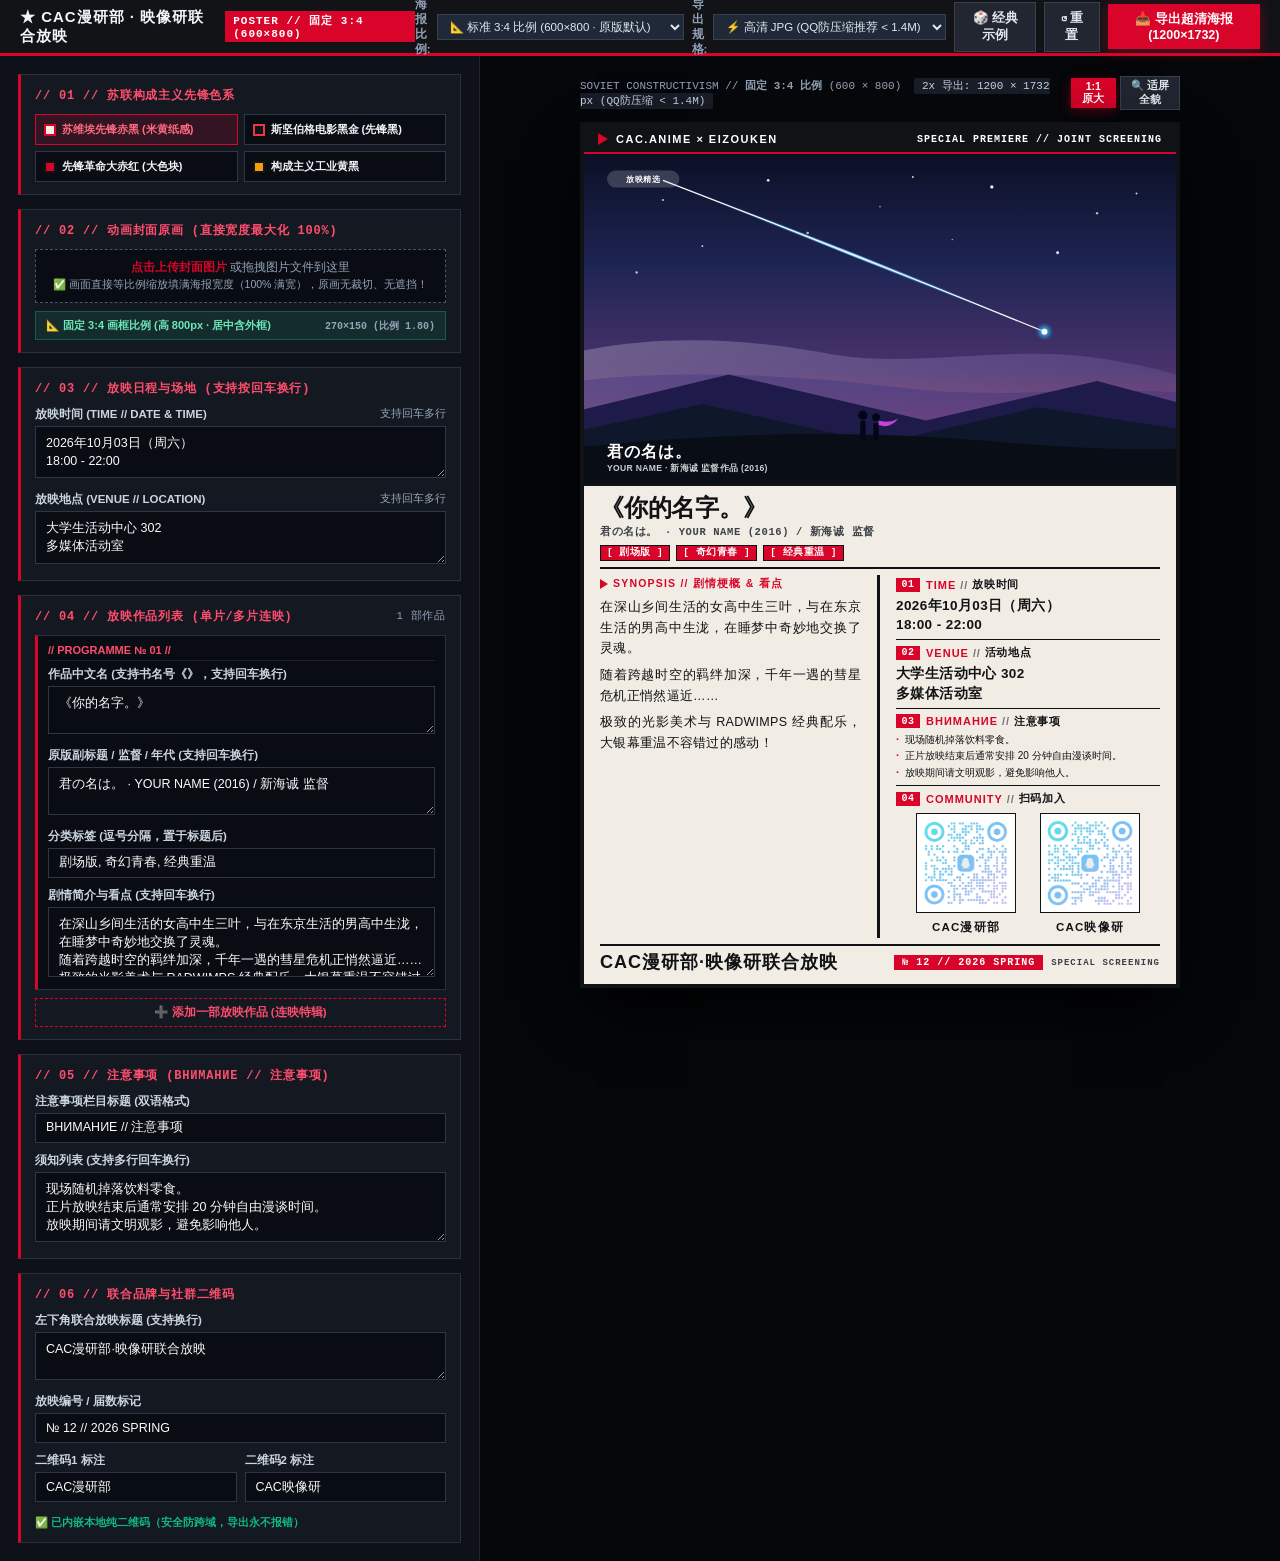
<file: index.html>
<!DOCTYPE html>
<html lang="zh-CN">
<head>
  <meta charset="UTF-8">
  <meta name="viewport" content="width=device-width, initial-scale=1.0">
  <title>CAC漫研部 · 映像研联合放映 · 苏联构成主义海报生成器 (3:4)</title>
  <link rel="stylesheet" href="assets/css/poster.css">
  <style>
    /* 控制台界面样式 */
    * { box-sizing: border-box; }
    body {
      margin: 0; padding: 0;
      background-color: #0b0d11;
      color: #f1f5f9;
      font-family: -apple-system, BlinkMacSystemFont, "Segoe UI", Roboto, "PingFang SC", "Microsoft YaHei", sans-serif;
      min-height: 100vh;
      display: flex; flex-direction: column;
    }
    .app-navbar {
      height: 56px;
      background: #111317;
      border-bottom: 3px solid #d90429;
      display: flex; align-items: center; justify-content: space-between;
      padding: 0 20px; position: sticky; top: 0; z-index: 100;
    }
    .app-brand {
      display: flex; align-items: center; gap: 10px;
      font-size: 15px; font-weight: 900; letter-spacing: 1px;
    }
    .app-brand-badge {
      background: #d90429; color: #fff;
      padding: 2px 8px; font-size: 11px; font-weight: 900;
      font-family: "JetBrains Mono", Consolas, monospace;
    }
    .nav-actions { display: flex; align-items: center; gap: 8px; }
    .btn {
      padding: 7px 14px; font-size: 12.5px; font-weight: 800;
      cursor: pointer; border: none; display: inline-flex; align-items: center; gap: 5px;
      transition: all 0.2s ease;
    }
    .btn-secondary { background: #222630; color: #e2e8f0; border: 1px solid #374151; }
    .btn-secondary:hover { background: #374151; color: #fff; }
    .btn-primary { background: #d90429; color: #ffffff; box-shadow: 0 3px 12px rgba(217, 4, 41, 0.4); }
    .btn-primary:hover { background: #ef233c; transform: translateY(-1px); }

    .app-main { flex: 1; display: flex; overflow: hidden; height: calc(100vh - 56px); }
    .app-sidebar {
      width: 480px; min-width: 420px;
      background: #0e1117; border-right: 1px solid #1f2430;
      overflow-y: auto; padding: 18px;
      display: flex; flex-direction: column; gap: 14px;
    }
    .app-sidebar::-webkit-scrollbar { width: 6px; }
    .app-sidebar::-webkit-scrollbar-thumb { background: #334155; }

    .form-group-card {
      background: #141821; border: 1.5px solid #283042;
      border-left: 3.5px solid #d90429; padding: 12px 14px;
    }
    .group-title {
      font-size: 12px; font-weight: 900; color: #ff4d6d;
      letter-spacing: 0.8px; margin-bottom: 10px;
      display: flex; align-items: center; justify-content: space-between;
      text-transform: uppercase; font-family: "JetBrains Mono", Consolas, monospace;
    }
    .form-field { margin-bottom: 10px; }
    .form-field:last-child { margin-bottom: 0; }
    .field-label {
      display: flex; justify-content: space-between;
      font-size: 11.5px; font-weight: 700; color: #cbd5e1; margin-bottom: 4px;
    }
    .field-hint { font-size: 10.5px; color: #94a3b8; font-weight: 400; }
    .input-text, .input-textarea, .input-select {
      width: 100%; background: #090c12; border: 1.5px solid #2d3748;
      color: #f8fafc; padding: 7px 10px; font-size: 12.5px; outline: none;
      font-family: inherit;
    }
    .input-text:focus, .input-textarea:focus, .input-select:focus {
      border-color: #d90429;
    }
    .input-textarea { resize: vertical; min-height: 48px; line-height: 1.45; }

    /* 主题单选器 */
    .theme-picker { display: grid; grid-template-columns: repeat(2, 1fr); gap: 6px; }
    .theme-option {
      border: 1px solid #2d3748; background: #090c12;
      padding: 7px 8px; cursor: pointer; display: flex; align-items: center; gap: 6px;
      font-size: 11px; font-weight: 700;
    }
    .theme-option.active { border-color: #d90429; background: rgba(217, 4, 41, 0.15); color: #ff6b81; }
    .theme-swatch { width: 12px; height: 12px; border: 1px solid rgba(255, 255, 255, 0.4); }

    .dropzone-box {
      border: 1.5px dashed #475569; padding: 10px; text-align: center;
      background: #090c12; cursor: pointer;
    }
    .dropzone-box:hover { border-color: #d90429; background: rgba(217, 4, 41, 0.08); }
    .dropzone-text { font-size: 11.5px; color: #94a3b8; }
    .dropzone-text strong { color: #d90429; }

    .work-edit-card {
      background: #090c12; border: 1px solid #283042;
      border-left: 3px solid #d90429; padding: 8px 10px; margin-bottom: 8px;
    }
    .work-edit-header {
      display: flex; align-items: center; justify-content: space-between;
      margin-bottom: 6px; padding-bottom: 4px; border-bottom: 1px solid #1a2230;
      font-size: 11px; font-weight: 800; color: #ff4d6d;
    }
    .btn-del-work { background: transparent; border: none; color: #ef4444; font-size: 10.5px; cursor: pointer; }
    .btn-add-work {
      width: 100%; background: #141821; border: 1.5px dashed #d90429;
      color: #ff4d6d; padding: 6px; font-size: 11.5px; font-weight: 800;
      cursor: pointer; display: flex; align-items: center; justify-content: center; gap: 5px;
    }
    .btn-add-work:hover { background: rgba(217, 4, 41, 0.12); }

    .app-preview-stage {
      flex: 1; background: #05070a;
      display: flex; flex-direction: column; align-items: center; justify-content: flex-start;
      padding: 20px 20px 80px 20px; overflow-y: auto; position: relative;
    }
    .preview-header-bar {
      margin-bottom: 12px; display: flex; align-items: center; justify-content: space-between; gap: 10px; width: 600px;
      font-size: 11px; color: #94a3b8; font-family: "JetBrains Mono", Consolas, monospace; flex-shrink: 0;
    }
    .scale-info { background: #181d28; padding: 2px 8px; border-radius: 2px; color: #cbd5e1; }
    .poster-preview-wrapper {
      box-shadow: 0 25px 70px -15px rgba(0, 0, 0, 0.95);
      overflow: visible; transform-origin: center top;
      margin-bottom: 50px; flex-shrink: 0;
      transition: transform 0.2s ease;
    }

    .loading-overlay {
      position: fixed; inset: 0; background: rgba(8, 10, 14, 0.9);
      backdrop-filter: blur(8px); display: none; align-items: center; justify-content: center;
      flex-direction: column; gap: 14px; z-index: 9999;
    }
    .loading-spinner {
      width: 40px; height: 40px; border: 4px solid rgba(217, 4, 41, 0.2);
      border-top-color: #d90429; border-radius: 50%;
      animation: spin 0.8s linear infinite;
    }
    @keyframes spin { to { transform: rotate(360deg); } }
    .loading-text { font-size: 14px; font-weight: 700; color: #f8fafc; }

    .toast-msg {
      position: fixed; bottom: 20px; left: 50%;
      transform: translateX(-50%) translateY(100px);
      background: #d90429; color: #ffffff; padding: 9px 18px;
      font-size: 12.5px; font-weight: 800; box-shadow: 0 8px 20px rgba(217, 4, 41, 0.5);
      z-index: 10000; opacity: 0; transition: all 0.3s cubic-bezier(0.16, 1, 0.3, 1);
    }
    .toast-msg.show { transform: translateX(-50%) translateY(0); opacity: 1; }

    /* 彻底保证海报整体纵向自由延伸，绝不截断底边与二维码 */
    .poster-container, #livePoster {
      width: 600px !important;
      min-height: 800px !important;
      height: auto !important;
      max-height: none !important;
      overflow: visible !important;
      display: flex !important;
      flex-direction: column !important;
      border: 4px solid var(--soviet-border) !important;
      flex-shrink: 0 !important;
    }

    /* 保证封面直接 100% 宽度最大化顶满，纵向随原图延伸 */
    #liveHeroWrap {
      width: 100% !important;
      min-width: 100% !important;
      height: auto !important;
      display: block !important;
      padding: 0 !important;
      margin: 0 !important;
      line-height: 0 !important;
    }
    #viewCoverImg {
      width: 100% !important;
      max-width: 100% !important;
      min-width: 100% !important;
      height: auto !important;
      display: block !important;
      margin: 0 !important;
      padding: 0 !important;
      border: none !important;
    }

    .soviet-content-board {
      flex: none !important;
      display: flex !important;
      flex-direction: column !important;
      gap: 6px !important;
      padding: 8px 16px 8px 16px !important;
      box-sizing: border-box !important;
      background: var(--soviet-bg) !important;
    }



    .soviet-footer-bar {
      display: flex !important;
      align-items: center !important;
      justify-content: space-between !important;
      padding-top: 6px !important;
      padding-bottom: 2px !important;
      border-top: 2.5px solid var(--soviet-border) !important;
      gap: 10px !important;
      flex-shrink: 0 !important;
    }

    .soviet-footer-brand {
      display: flex !important;
      align-items: baseline !important;
      gap: 6px !important;
    }

    .soviet-brand-title {
      font-size: 18px !important;
      font-weight: 900 !important;
      letter-spacing: 1px !important;
      color: var(--soviet-text) !important;
      white-space: pre-line !important;
      line-height: 1.2 !important;
    }

    .soviet-brand-meta {
      display: flex !important;
      align-items: center !important;
      gap: 8px !important;
    }

    .soviet-session-badge {
      font-family: var(--soviet-font-mono) !important;
      background: var(--soviet-red) !important;
      color: #ffffff !important;
      font-size: 10px !important;
      font-weight: 900 !important;
      padding: 2px 8px !important;
      letter-spacing: 1px !important;
    }

    .soviet-brand-sub {
      font-family: var(--soviet-font-mono) !important;
      font-size: 9px !important;
      font-weight: 800 !important;
      color: var(--soviet-sub) !important;
      letter-spacing: 1px !important;
    }

    @media (max-width: 1024px) {
      .app-main { flex-direction: column; height: auto; }
      .app-sidebar { width: 100%; min-width: 100%; border-right: none; border-bottom: 1px solid #1f2430; }
      .app-preview-stage { padding: 20px 10px; }
      .preview-header-bar { width: 100%; }
    }
  </style>
</head>
<body>

  <!-- 顶部导航 -->
  <header class="app-navbar">
    <div class="app-brand">
      <span>★ CAC漫研部 · 映像研联合放映</span>
      <span class="app-brand-badge" id="brandBadgeRatio">POSTER // 自由长海报 (宽度最大化)</span>
    </div>

    <div class="nav-actions">
      <div style="display: flex; align-items: center; gap: 6px;">
        <label for="posterRatioSelect" style="font-size: 11.5px; color: #94a3b8; font-weight: 600;">海报比例:</label>
        <select id="posterRatioSelect" class="input-select" style="padding: 5px 8px; font-size: 11.5px; width: auto; background: #1f2937; border-color: #374151; color: #e2e8f0; cursor: pointer;">
          <option value="ratio-3-4" selected>📐 标准 3:4 比例 (600×800 · 原版默认)</option>
          <option value="auto">✨ 自由自适应长海报 (高度随封面延伸)</option>
          <option value="ratio-9-16">📱 固定 9:16 比例 (600×1066)</option>
        </select>
      </div>

      <div style="display: flex; align-items: center; gap: 6px;">
        <label for="exportFormatSelect" style="font-size: 11.5px; color: #94a3b8; font-weight: 600;">导出规格:</label>
        <select id="exportFormatSelect" class="input-select" style="padding: 5px 8px; font-size: 11.5px; width: auto; background: #1f2937; border-color: #374151; color: #e2e8f0; cursor: pointer;">
          <option value="jpg_qq" selected>⚡ 高清 JPG (QQ防压缩推荐 &lt; 1.4M)</option>
          <option value="png">🎨 无损 PNG (大文件原图)</option>
        </select>
      </div>
      <button class="btn btn-secondary" id="btnRandomDemo" title="切换经典示例">
        <span>🎲 经典示例</span>
      </button>
      <button class="btn btn-secondary" id="btnReset" title="恢复默认状态">
        <span>↺ 重置</span>
      </button>
      <button class="btn btn-primary" id="btnExport">
        <span id="btnExportText">📥 导出超清海报 (1200px 全宽)</span>
      </button>
    </div>
  </header>

  <!-- 主工作台 -->
  <main class="app-main">
    
    <!-- 左侧表单编辑面板 -->
    <aside class="app-sidebar">

      <!-- 1. 苏联构成主义主题配色 -->
      <div class="form-group-card">
        <div class="group-title">// 01 // 苏联构成主义先锋色系</div>
        <div class="theme-picker" id="themePicker">
          <div class="theme-option active" data-theme="">
            <span class="theme-swatch" style="background: #f2ede4; border: 2px solid #d90429;"></span>
            <span>苏维埃先锋赤黑 (米黄纸感)</span>
          </div>
          <div class="theme-option" data-theme="theme-stenberg-black">
            <span class="theme-swatch" style="background: #111215; border: 2px solid #e63946;"></span>
            <span>斯坚伯格电影黑金 (先锋黑)</span>
          </div>
          <div class="theme-option" data-theme="theme-red-avantgarde">
            <span class="theme-swatch" style="background: #d90429; border: 2px solid #111215;"></span>
            <span>先锋革命大赤红 (大色块)</span>
          </div>
          <div class="theme-option" data-theme="theme-industrial-ochre">
            <span class="theme-swatch" style="background: #f59e0b; border: 2px solid #141518;"></span>
            <span>构成主义工业黄黑</span>
          </div>
        </div>
      </div>

      <!-- 2. 动画封面图设置 (直接宽度最大化 100% · 0裁切) -->
      <div class="form-group-card">
        <div class="group-title">
          <span>// 02 // 动画封面原画 (直接宽度最大化 100%)</span>
        </div>
        <div class="dropzone-box" id="coverDropzone">
          <div class="dropzone-text"><strong>点击上传封面图片</strong> 或拖拽图片文件到这里</div>
          <div class="field-hint" style="margin-top: 3px;">✅ 画面直接等比例缩放填满海报宽度（100% 满宽），原画无裁切、无遮挡！</div>
          <input type="file" id="coverFileInput" accept="image/*" style="display: none;">
        </div>

        <!-- 实时比例与缩放状态提示条 -->
        <div id="coverStatusBadge" style="margin-top: 8px; padding: 6px 10px; background: rgba(16, 185, 129, 0.12); border: 1px solid rgba(16, 185, 129, 0.35); font-size: 11px; color: #6ee7b7; font-weight: 700; display: flex; align-items: center; justify-content: space-between;">
          <span id="coverStatusText">⚡ 封面直接宽度最大化 · 纵向随原图延伸 (0裁切)</span>
          <span id="coverRatioText" style="font-family: monospace; font-size: 10px; color: #94a3b8;">900×500</span>
        </div>
      </div>

      <!-- 3. 放映时间与地点 (支持按回车换行) -->
      <div class="form-group-card">
        <div class="group-title">// 03 // 放映日程与场地 (支持按回车换行)</div>
        <div class="form-field">
          <label class="field-label" for="inputTime">
            <span>放映时间 (TIME // DATE & TIME)</span>
            <span class="field-hint">支持回车多行</span>
          </label>
          <textarea id="inputTime" class="input-textarea" rows="2">2026年10月03日（周六）
18:00 - 22:00</textarea>
        </div>
        <div class="form-field">
          <label class="field-label" for="inputLocation">
            <span>放映地点 (VENUE // LOCATION)</span>
            <span class="field-hint">支持回车多行</span>
          </label>
          <textarea id="inputLocation" class="input-textarea" rows="2">大学生活动中心 302
多媒体活动室</textarea>
        </div>
      </div>

      <!-- 4. 放映作品列表 (支持多作品连映，支持按回车换行) -->
      <div class="form-group-card">
        <div class="group-title">
          <span>// 04 // 放映作品列表 (单片/多片连映)</span>
          <span class="field-hint" id="worksCountBadge">1 部作品</span>
        </div>

        <div id="worksEditorList">
          <!-- 动态渲染作品编辑项 -->
        </div>

        <button type="button" class="btn-add-work" id="btnAddWork">
          <span>➕ 添加一部放映作品 (连映特辑)</span>
        </button>
      </div>

      <!-- 5. 注意事项 (ВНИМАНИЕ // 注意事项，统一格式栏目) -->
      <div class="form-group-card">
        <div class="group-title">// 05 // 注意事项 (ВНИМАНИЕ // 注意事项)</div>
        <div class="form-field">
          <label class="field-label" for="inputPsTitle">注意事项栏目标题 (双语格式)</label>
          <input type="text" id="inputPsTitle" class="input-text" value="ВНИМАНИЕ // 注意事项">
        </div>
        <div class="form-field">
          <label class="field-label" for="inputPsContent">
            <span>须知列表 (支持多行回车换行)</span>
          </label>
          <textarea id="inputPsContent" class="input-textarea" rows="3">现场随机掉落饮料零食。
正片放映结束后通常安排 20 分钟自由漫谈时间。
放映期间请文明观影，避免影响他人。</textarea>
        </div>
      </div>

      <!-- 6. 底部联合放映品牌与双群纯二维码 -->
      <div class="form-group-card">
        <div class="group-title">// 06 // 联合品牌与社群二维码</div>
        <div class="form-field">
          <label class="field-label" for="inputClubName">左下角联合放映标题 (支持换行)</label>
          <textarea id="inputClubName" class="input-textarea" rows="1">CAC漫研部·映像研联合放映</textarea>
        </div>
        <div class="form-field">
          <label class="field-label" for="inputSessionBadge">放映编号 / 届数标记</label>
          <input type="text" id="inputSessionBadge" class="input-text" value="№ 12 // 2026 SPRING">
        </div>
        
        <div style="display: grid; grid-template-columns: 1fr 1fr; gap: 8px; margin-top: 6px;">
          <div class="form-field">
            <label class="field-label" for="inputQrName1">二维码1 标注</label>
            <input type="text" id="inputQrName1" class="input-text" value="CAC漫研部">
          </div>
          <div class="form-field">
            <label class="field-label" for="inputQrName2">二维码2 标注</label>
            <input type="text" id="inputQrName2" class="input-text" value="CAC映像研">
          </div>
        </div>
        <div class="field-hint" style="color: #10b981; font-weight: 600; margin-top: 4px;">
          ✅ 已内嵌本地纯二维码（安全防跨域，导出永不报错）
        </div>
      </div>

    </aside>

    <!-- 右侧海报画布所见即所得舞台 (标准 3:4 比例) -->
    <section class="app-preview-stage">
      
      <div class="preview-header-bar">
        <div>
          <span id="previewHeaderTitle">SOVIET CONSTRUCTIVISM // <strong>自由自适应长海报</strong> (宽 600px)</span>
          <span class="scale-info" id="previewHeaderScale" style="margin-left: 6px;">2x 导出: 1200 px 满宽超清 (QQ防压缩 &lt; 1.4M)</span>
        </div>
        <div style="display: flex; gap: 4px; align-items: center;">
          <button type="button" class="btn btn-primary" id="btnZoom100" style="padding: 2px 8px; font-size: 10.5px;" title="以 100% 原始尺寸预览海报">1:1 原大</button>
          <button type="button" class="btn btn-secondary" id="btnZoomFit" style="padding: 2px 8px; font-size: 10.5px;" title="自动缩放海报，在一屏内完整预览全貌">🔍 适屏全貌</button>
        </div>
      </div>

      <div class="poster-preview-wrapper" id="posterExportTarget">
        
        <!-- 海报根节点 (默认高度动态自适应，封面100%宽度最大化) -->
        <div class="poster-container" id="livePoster">
          <div class="poster-ambient-mask"></div>

          <!-- 1. 顶部苏联前卫红黑横幅 -->
          <div class="soviet-header-strip">
            <div class="soviet-header-left">
              <span class="soviet-red-wedge"></span>
              <span>CAC.ANIME × EIZOUKEN</span>
            </div>
            <div class="soviet-header-right">
              <span>SPECIAL PREMIERE // JOINT SCREENING</span>
            </div>
          </div>

          <!-- 2. 封面展示区 (直接宽度最大化 100%，高度自适应，绝不裁切，无遮挡) -->
          <div class="soviet-hero-stage" id="liveHeroWrap">
            <img class="soviet-cover-img" id="viewCoverImg" alt="动画原画封面">
          </div>

          <!-- 3. 下部内容主板 -->
          <div class="soviet-content-board">

            <!-- 顶端作品大标题区 (顶端展示，无书名号) -->
            <header class="soviet-hero-header" id="viewHeroHeader">
              <!-- 动态注入标题与副标题 -->
            </header>

            <!-- 双栏主体网格：左栏 简介 & 看点 / 右栏 4大统一格式栏目 (开放式线条排版) -->
            <div class="soviet-main-grid">

              <!-- 左栏：作品简介与看点区 -->
              <div class="soviet-col-content" id="viewSynopsisCol">
                <!-- 动态注入简介或连映卡片 -->
              </div>

              <!-- 右栏：四大统一格式栏目 (时间、地点、注意事项、二维码) -->
              <div class="soviet-col-info">

                <!-- 栏目 01：放映时间 (上下空隙加宽，舒展大气) -->
                <section class="soviet-info-card card-time">
                  <div class="soviet-card-header">
                    <span class="soviet-card-num">01</span>
                    <span class="soviet-card-label">
                      <span class="en-tag">TIME</span><span class="sep-slash">//</span><span class="zh-tag">放映时间</span>
                    </span>
                  </div>
                  <div class="soviet-card-body">
                    <div class="soviet-schedule-text" id="viewTime">2026年10月03日（周六）
18:00 - 22:00</div>
                  </div>
                </section>

                <!-- 栏目 02：放映场地 (上下空隙加宽，舒展大气) -->
                <section class="soviet-info-card card-venue">
                  <div class="soviet-card-header">
                    <span class="soviet-card-num">02</span>
                    <span class="soviet-card-label">
                      <span class="en-tag">VENUE</span><span class="sep-slash">//</span><span class="zh-tag">活动地点</span>
                    </span>
                  </div>
                  <div class="soviet-card-body">
                    <div class="soviet-venue-text" id="viewLocation">大学生活动中心 302
多媒体活动室</div>
                  </div>
                </section>

                <!-- 栏目 03：注意事项 (ВНИМАНИЕ // 注意事项) -->
                <section class="soviet-info-card card-tips">
                  <div class="soviet-card-header">
                    <span class="soviet-card-num">03</span>
                    <span class="soviet-card-label" id="viewPsHeaderLabel">
                      <span class="en-tag">ВНИМАНИЕ</span><span class="sep-slash">//</span><span class="zh-tag">注意事项</span>
                    </span>
                  </div>
                  <div class="soviet-card-body">
                    <ul class="soviet-ps-list" id="viewPsList">
                      <li>现场随机掉落饮料零食。</li>
                      <li>正片放映结束后通常安排 20 分钟自由漫谈时间。</li>
                      <li>放映期间请文明观影，避免影响他人。</li>
                    </ul>
                  </div>
                </section>

                <!-- 栏目 04：社群二维码 (qr-card 弹性吸收垂直空间) -->
                <section class="soviet-info-card qr-card">
                  <div class="soviet-card-header">
                    <span class="soviet-card-num">04</span>
                    <span class="soviet-card-label">
                      <span class="en-tag">COMMUNITY</span><span class="sep-slash">//</span><span class="zh-tag">扫码加入</span>
                    </span>
                  </div>
                  <div class="soviet-card-body">
                    <div class="soviet-qr-group">
                      <div class="soviet-qr-item">
                        <div class="soviet-qr-frame">
                          <img class="soviet-qr-img" id="viewQrImg1" alt="CAC漫研部二维码">
                        </div>
                        <span class="soviet-qr-label" id="viewQrName1">CAC漫研部</span>
                      </div>
                      <div class="soviet-qr-item">
                        <div class="soviet-qr-frame">
                          <img class="soviet-qr-img" id="viewQrImg2" alt="CAC映像研二维码">
                        </div>
                        <span class="soviet-qr-label" id="viewQrName2">CAC映像研</span>
                      </div>
                    </div>
                  </div>
                </section>

              </div>
            </div>

            <!-- 底部：全宽联合放映品牌横栏 (大号字标 + 届数编号) -->
            <footer class="soviet-footer-bar">
              <div class="soviet-footer-brand">
                <div class="soviet-brand-title" id="viewClubName">CAC漫研部·映像研联合放映</div>
              </div>
              <div class="soviet-brand-meta">
                <span class="soviet-session-badge" id="viewSessionBadge">№ 12 // 2026 SPRING</span>
                <span class="soviet-brand-sub">SPECIAL SCREENING</span>
              </div>
            </footer>

          </div>
        </div>

      </div>

    </section>

  </main>

  <!-- 导出中 Loading 遮罩 -->
  <div class="loading-overlay" id="loadingOverlay">
    <div class="loading-spinner"></div>
    <div class="loading-text" id="loadingText">正在生成 3:4 超清海报 (自动优化体积，控制在 1.5MB 内以防 QQ 压缩)...</div>
  </div>

  <!-- Toast 提示条 -->
  <div class="toast-msg" id="toastMsg">海报已成功导出并下载！</div>

  <!-- 离线资源与导出库 (必须先引入 default-assets.js 保证 100% 免疫 file:// CORS 跨域污染) -->
  <script src="assets/js/default-assets.js"></script>
  <script src="assets/js/html2canvas.min.js"></script>

  <!-- 交互逻辑脚本 -->
  <script>
    // 4 套不同题材经典预设模板 (包含单片精选与多部连映)
    const DEMO_PRESETS = [
      {
        theme: '',
        clubName: 'CAC漫研部·映像研联合放映',
        sessionBadge: '№ 01 // 2026 SPRING',
        time: '2026年10月03日（周六）\n18:00 - 22:00',
        location: '大学生活动中心 302\n多媒体活动室',
        psTitle: 'ВНИМАНИЕ // 注意事项',
        psContent: '现场随机掉落饮料零食。\n正片放映结束后通常安排 20 分钟自由漫谈时间。\n放映期间请文明观影，避免影响他人。',
        qrName1: 'CAC漫研部',
        qrName2: 'CAC映像研',
        works: [
          {
            titleCn: '《你的名字。》',
            titleOrig: '君の名は。 · YOUR NAME (2016) / 新海诚 监督',
            tags: '剧场版, 奇幻青春, 经典重温',
            synopsis: '在深山乡间生活的女高中生三叶，与在东京生活的男高中生泷，在睡梦中奇妙地交换了灵魂。\n随着跨越时空的羁绊加深，千年一遇的彗星危机正悄然逼近……\n极致的光影美术与 RADWIMPS 经典配乐，大银幕重温不容错过的感动！'
          }
        ]
      },
      {
        theme: 'theme-stenberg-black',
        clubName: 'CAC漫研部·映像研联合放映',
        sessionBadge: '№ 07 // U.C.特映巡礼',
        time: '2026年5月02日 (周六)\n17:30 - 21:30',
        location: '大学生活动中心 302\n多媒体活动室',
        psTitle: 'ВНИМАНИЕ // 注意事项',
        psContent: '本次为《闪光的哈萨维》两部连映，中场休息 15 分钟。\n正片放映结束后安排 30 分钟高达宇宙世纪剧情与机设沙龙漫谈！\n场内请文明观影，欢迎携带高达模型来现场交流～',
        qrName1: 'CAC漫研部',
        qrName2: 'CAC映像研',
        works: [
          {
            titleCn: '《机动战士高达 闪光的哈萨维 Ⅰ》',
            titleOrig: 'Mobile Suit Gundam Hathaway · 村濑修功 监督',
            tags: '高达U.C., 硬派机战, 泽野弘之',
            synopsis: 'U.C.0105，第二次新吉翁战争十二年后。继承阿姆罗与夏亚意志的哈萨维·诺亚，化名为马法蒂·纳比尤·艾林，驾驶全新高达Ξ（Xi）向腐朽的地球联邦高层发起暗夜突袭，在宿命交错中拉开反叛序幕。'
          },
          {
            titleCn: '《机动战士高达 闪光的哈萨维 Ⅱ》',
            titleOrig: 'The Son of Bright · Sunrise / 松竹',
            tags: '宿命对决, 佩涅罗佩, 齐尔刻部队',
            synopsis: '澳大利亚战线硝烟再起，马法蒂组织与雷恩·艾姆驾驶的佩涅罗佩展开激烈的空中格斗。琪琪·安达露西亚的神秘预言、联邦军的全面合围，哈萨维即将迎来改变时代的终极决战！'
          }
        ]
      },
      {
        theme: 'theme-stenberg-black',
        clubName: 'CAC漫研部·映像研联合放映',
        sessionBadge: '№ 08 // 特映巡礼',
        time: '2026年4月10日 (周五)\n18:30 - 21:00',
        location: '图书馆报告厅 (东区)\n二楼放映厅',
        psTitle: 'ВНИМАНИЕ // 注意事项',
        psContent: '本次为两部连映，中途设有 10 分钟中场休息与茶歇交流。\n前 30 名签到同学可在入口领取限定放映纪念票根！\n欢迎携带纸巾，祝观影愉快～',
        qrName1: 'CAC漫研部',
        qrName2: 'CAC映像研',
        works: [
          {
            titleCn: '《言叶之庭》',
            titleOrig: '言の葉の庭 · 入野自由 / 花泽香菜',
            tags: '雨之物语, 唯美写实',
            synopsis: '以制鞋为梦想的高中生秋月孝雄，与迷茫的神秘女性雪野百香里，在雨季的日式庭园中相遇，展开了一段隐秘而纯粹的羁绊。'
          },
          {
            titleCn: '《秒速5厘米》',
            titleOrig: '秒速5センチメートル · 新海诚 监督代表作',
            tags: '青春物语, 樱花飞逝',
            synopsis: '“樱花飘落的速度是秒速5厘米，那我该用怎样的速度才能与你相遇？”\n三个关于成长、距离与错过的动人篇章。'
          }
        ]
      },
      {
        theme: 'theme-red-avantgarde',
        clubName: 'CAC漫研部·映像研联合放映',
        sessionBadge: '№ 14 // 京阿尼特辑',
        time: '2026年4月24日 (周五)\n18:30 - 20:30',
        location: '大学生活动中心 201\n音乐排练厅',
        psTitle: 'ВНИМАНИЕ // 注意事项',
        psContent: '放映现场供应红茶与草莓蛋糕切片（轻音部传统茶话会！）\n欢迎携带应援棒或乐器同好交流，可小声跟唱插入曲～\n放映结束有现场即兴小试奏，欢迎带琴来玩！',
        qrName1: 'CAC漫研部',
        qrName2: 'CAC映像研',
        works: [
          {
            titleCn: '《轻音少女！》剧场版',
            titleOrig: 'K-ON! MOVIE · 山田尚子 监督 / 京都动画',
            tags: '京阿尼, 音乐治愈, 伦敦毕业行',
            synopsis: '即将毕业的轻音部四人策划了一次伦敦毕业旅行！\n在异国街头她们会带来怎样的音乐演出，又将为学妹梓写下怎样的告别曲？'
          }
        ]
      }
    ];

    let currentPresetIdx = 0;
    let currentWorks = JSON.parse(JSON.stringify(DEMO_PRESETS[0].works));

    // 当前封面 Base64 (默认采用安全无跨域的内置封面)
    let currentCoverBase64 = typeof DEFAULT_SAMPLE_COVER !== 'undefined' ? DEFAULT_SAMPLE_COVER : 'assets/images/sample-cover.svg';

    // DOM 元素获取
    const els = {
      // Inputs & Controls
      clubName: document.getElementById('inputClubName'),
      sessionBadge: document.getElementById('inputSessionBadge'),
      coverFileInput: document.getElementById('coverFileInput'),
      coverDropzone: document.getElementById('coverDropzone'),
      posterRatioSelect: document.getElementById('posterRatioSelect'),
      brandBadgeRatio: document.getElementById('brandBadgeRatio'),
      previewHeaderTitle: document.getElementById('previewHeaderTitle'),
      previewHeaderScale: document.getElementById('previewHeaderScale'),
      btnExportText: document.getElementById('btnExportText'),
      coverStatusText: document.getElementById('coverStatusText'),
      coverRatioText: document.getElementById('coverRatioText'),
      time: document.getElementById('inputTime'),
      location: document.getElementById('inputLocation'),
      psTitle: document.getElementById('inputPsTitle'),
      psContent: document.getElementById('inputPsContent'),
      qrName1: document.getElementById('inputQrName1'),
      qrName2: document.getElementById('inputQrName2'),
      worksEditorList: document.getElementById('worksEditorList'),
      btnAddWork: document.getElementById('btnAddWork'),
      worksCountBadge: document.getElementById('worksCountBadge'),

      // Live Poster Views
      livePoster: document.getElementById('livePoster'),
      liveHeroWrap: document.getElementById('liveHeroWrap'),
      viewCoverImg: document.getElementById('viewCoverImg'),
      viewHeroHeader: document.getElementById('viewHeroHeader'),
      viewSynopsisCol: document.getElementById('viewSynopsisCol'),
      viewTime: document.getElementById('viewTime'),
      viewLocation: document.getElementById('viewLocation'),
      viewPsHeaderLabel: document.getElementById('viewPsHeaderLabel'),
      viewPsList: document.getElementById('viewPsList'),
      viewClubName: document.getElementById('viewClubName'),
      viewSessionBadge: document.getElementById('viewSessionBadge'),
      viewQrImg1: document.getElementById('viewQrImg1'),
      viewQrImg2: document.getElementById('viewQrImg2'),
      viewQrName1: document.getElementById('viewQrName1'),
      viewQrName2: document.getElementById('viewQrName2'),

      // Actions
      themePicker: document.getElementById('themePicker'),
      btnRandomDemo: document.getElementById('btnRandomDemo'),
      btnReset: document.getElementById('btnReset'),
      btnExport: document.getElementById('btnExport'),
      exportFormatSelect: document.getElementById('exportFormatSelect'),
      loadingOverlay: document.getElementById('loadingOverlay'),
      loadingText: document.getElementById('loadingText'),
      toastMsg: document.getElementById('toastMsg'),
      btnZoom100: document.getElementById('btnZoom100'),
      btnZoomFit: document.getElementById('btnZoomFit'),
      posterPreviewWrapper: document.getElementById('posterExportTarget'),
      appPreviewStage: document.querySelector('.app-preview-stage')
    };

    // 辅助函数：去除片名中的书名号《》
    function stripBookBrackets(str) {
      if (!str) return '';
      return str.replace(/^[《〈<]+|[》〉>]+$/g, '').trim();
    }

    // 渲染左侧作品编辑器列表 (支持换行)
    function renderWorksEditor() {
      els.worksEditorList.innerHTML = '';
      els.worksCountBadge.textContent = `${currentWorks.length} 部作品`;

      currentWorks.forEach((work, index) => {
        const card = document.createElement('div');
        card.className = 'work-edit-card';
        card.innerHTML = `
          <div class="work-edit-header">
            <span>// PROGRAMME № 0${index + 1} //</span>
            ${currentWorks.length > 1 ? `<button type="button" class="btn-del-work" data-index="${index}">[ ✕ 删除 ]</button>` : ''}
          </div>
          <div class="form-field">
            <label class="field-label">作品中文名 (支持书名号《》，支持回车换行)</label>
            <textarea class="input-textarea edit-work-title" data-index="${index}" rows="1">${escapeHtml(work.titleCn)}</textarea>
          </div>
          <div class="form-field">
            <label class="field-label">原版副标题 / 监督 / 年代 (支持回车换行)</label>
            <textarea class="input-textarea edit-work-sub" data-index="${index}" rows="1">${escapeHtml(work.titleOrig)}</textarea>
          </div>
          <div class="form-field">
            <label class="field-label">分类标签 (逗号分隔，置于标题后)</label>
            <input type="text" class="input-text edit-work-tags" data-index="${index}" value="${escapeHtml(work.tags)}">
          </div>
          <div class="form-field">
            <label class="field-label">剧情简介与看点 (支持回车换行)</label>
            <textarea class="input-textarea edit-work-synopsis" data-index="${index}" rows="3">${escapeHtml(work.synopsis)}</textarea>
          </div>
        `;
        els.worksEditorList.appendChild(card);
      });

      // 绑定输入事件
      els.worksEditorList.querySelectorAll('.edit-work-title').forEach(input => {
        input.addEventListener('input', (e) => {
          const idx = parseInt(e.target.dataset.index);
          currentWorks[idx].titleCn = e.target.value;
          renderPosterWorks();
          saveToStorage();
        });
      });

      els.worksEditorList.querySelectorAll('.edit-work-sub').forEach(input => {
        input.addEventListener('input', (e) => {
          const idx = parseInt(e.target.dataset.index);
          currentWorks[idx].titleOrig = e.target.value;
          renderPosterWorks();
          saveToStorage();
        });
      });

      els.worksEditorList.querySelectorAll('.edit-work-tags').forEach(input => {
        input.addEventListener('input', (e) => {
          const idx = parseInt(e.target.dataset.index);
          currentWorks[idx].tags = e.target.value;
          renderPosterWorks();
          saveToStorage();
        });
      });

      els.worksEditorList.querySelectorAll('.edit-work-synopsis').forEach(input => {
        input.addEventListener('input', (e) => {
          const idx = parseInt(e.target.dataset.index);
          currentWorks[idx].synopsis = e.target.value;
          renderPosterWorks();
          saveToStorage();
        });
      });

      // 绑定删除按钮
      els.worksEditorList.querySelectorAll('.btn-del-work').forEach(btn => {
        btn.addEventListener('click', (e) => {
          const idx = parseInt(e.target.dataset.index);
          currentWorks.splice(idx, 1);
          renderWorksEditor();
          renderPosterWorks();
          saveToStorage();
        });
      });
    }

    // 添加新作品 (默认无书名号)
    els.btnAddWork.addEventListener('click', () => {
      currentWorks.push({
        titleCn: `放映作品 0${currentWorks.length + 1}`,
        titleOrig: 'ANIME SUBTITLE',
        tags: '精选放映',
        synopsis: '请输入本作品的剧情梗概与看点……'
      });
      renderWorksEditor();
      renderPosterWorks();
      saveToStorage();
    });

    // 辅助函数：生成苏联构成主义方括号印章标签
    function buildTagsHTML(tagsStr) {
      if (!tagsStr) return '';
      const tags = tagsStr.split(/[,，\s]+/).filter(t => t.trim().length > 0);
      if (tags.length === 0) return '';
      return `<div class="soviet-tag-inline">${tags.map(t => `<span class="soviet-tag-stamp">[ ${escapeHtml(t)} ]</span>`).join('')}</div>`;
    }

    // 渲染海报作品区 (顶端展示标题且无书名号，左栏展示简介/连映)
    function renderPosterWorks() {
      if (!els.viewHeroHeader || !els.viewSynopsisCol) return;
      els.viewHeroHeader.innerHTML = '';
      els.viewSynopsisCol.innerHTML = '';

      if (currentWorks.length === 1) {
        // 单部作品：顶端大标题（保留用户输入的完整标题/书名号），左栏剧情梗概
        const work = currentWorks[0];
        const titleFull = work.titleCn || '放映作品';
        const tagsHtml = buildTagsHTML(work.tags);

        // 1. 顶端大标题区 (大标题独占首行，副标题独占次行，标签独占独立行)
        els.viewHeroHeader.innerHTML = `
          <h1 class="soviet-main-title">${escapeHtml(titleFull)}</h1>
          ${work.titleOrig ? `<div class="soviet-sub-title">${escapeHtml(work.titleOrig)}</div>` : ''}
          ${tagsHtml ? `<div class="soviet-tag-row">${tagsHtml}</div>` : ''}
        `;

        // 2. 左栏剧情梗概 (开放式排版，分段排版增强左栏丰满度)
        const paras = (work.synopsis || '暂无剧情简介。')
          .split('\n')
          .map(p => p.trim())
          .filter(p => p.length > 0);
        const parasHtml = paras.length > 0 
          ? paras.map(p => `<p class="soviet-synopsis-para">${escapeHtml(p)}</p>`).join('')
          : `<p class="soviet-synopsis-para">暂无剧情简介。</p>`;

        els.viewSynopsisCol.innerHTML = `
          <section class="soviet-synopsis-panel">
            <div class="soviet-panel-head">
              <span class="soviet-red-wedge" style="border-left-width: 8px; border-top-width: 5px; border-bottom-width: 5px;"></span>
              <span>SYNOPSIS // 剧情梗概 & 看点</span>
            </div>
            <div class="soviet-synopsis-body">
              ${parasHtml}
            </div>
          </section>
        `;
      } else {
        // 多部作品：连映模式
        // 1. 顶端大标题：展示各部联合名称（去除书名号），视觉冲击力强
        const allTitles = currentWorks.map(w => stripBookBrackets(w.titleCn)).filter(Boolean).join(' · ');
        const allTags = currentWorks.map(w => w.tags).filter(Boolean).join(', ');
        const tagsHtml = buildTagsHTML(allTags || '特映连映');

        els.viewHeroHeader.innerHTML = `
          <h1 class="soviet-main-title">${escapeHtml(allTitles || '联合连映特辑')}</h1>
          <div class="soviet-sub-title">FEATURE PRESENTATION // DOUBLE FEATURE SPECIAL</div>
          ${tagsHtml ? `<div class="soviet-tag-row">${tagsHtml}</div>` : ''}
        `;

        // 2. 左栏依次展示连映卡片
        const cardsWrapper = document.createElement('div');
        cardsWrapper.style.display = 'flex';
        cardsWrapper.style.flexDirection = 'column';
        cardsWrapper.style.gap = '6px';
        cardsWrapper.style.height = '100%';

        currentWorks.forEach((work, idx) => {
          const titleClean = stripBookBrackets(work.titleCn) || `作品 0${idx + 1}`;
          const singleTags = buildTagsHTML(work.tags);
          const multiCard = document.createElement('div');
          multiCard.className = 'soviet-multi-card';
          multiCard.innerHTML = `
            <div class="soviet-multi-title-row">
              <div style="display: flex; align-items: baseline; gap: 5px; flex-wrap: wrap;">
                <span class="soviet-multi-badge">№ 0${idx + 1}</span>
                <span class="soviet-multi-name">${escapeHtml(titleClean)}</span>
                ${work.titleOrig ? `<span class="soviet-multi-sub">${escapeHtml(work.titleOrig)}</span>` : ''}
              </div>
              ${singleTags}
            </div>
            <div class="soviet-multi-desc">${escapeHtml(work.synopsis || '')}</div>
          `;
          cardsWrapper.appendChild(multiCard);
        });
        els.viewSynopsisCol.appendChild(cardsWrapper);
      }
    }

    // 核心：自适应海报纵向比例与封面直接全宽最大化
    function updatePosterLayout() {
      if (!els.viewCoverImg) return;

      const ratioMode = els.posterRatioSelect ? els.posterRatioSelect.value : 'ratio-3-4';
      const activeTheme = document.querySelector('.theme-option.active')?.getAttribute('data-theme') || '';

      // 获取图片原始长宽比与尺寸
      const nw = els.viewCoverImg.naturalWidth || 900;
      const nh = els.viewCoverImg.naturalHeight || 1200;
      const ratio = nw / nh;

      if (els.coverRatioText) {
        els.coverRatioText.textContent = `${nw}×${nh} (比例 ${(ratio).toFixed(2)})`;
      }

      if (ratioMode === 'auto') {
        // 自由自适应长海报模式：高度自由延伸，封面100%满宽无裁切，底边二维码完整展现
        els.livePoster.className = 'poster-container ' + activeTheme;
        els.livePoster.style.height = 'auto';
        els.livePoster.style.minHeight = '800px';
        els.livePoster.style.maxHeight = 'none';
        els.livePoster.style.overflow = 'visible';
        els.liveHeroWrap.style.height = 'auto';
        els.liveHeroWrap.style.display = 'block';
        els.liveHeroWrap.style.lineHeight = '0';
        els.viewCoverImg.style.width = '100%';
        els.viewCoverImg.style.maxWidth = '100%';
        els.viewCoverImg.style.minWidth = '100%';
        els.viewCoverImg.style.height = 'auto';
        els.viewCoverImg.style.maxHeight = 'none';
        els.viewCoverImg.style.objectFit = 'cover';
        if (els.brandBadgeRatio) {
          els.brandBadgeRatio.textContent = 'POSTER // 自由长海报 (宽度最大化)';
        }
        if (els.previewHeaderTitle) {
          els.previewHeaderTitle.innerHTML = 'SOVIET CONSTRUCTIVISM // <strong>自由自适应长海报</strong> (宽 600px)';
        }
        if (els.coverStatusText) {
          els.coverStatusText.textContent = '⚡ 封面直接宽度最大化 · 纵向随原图延伸 (0裁切)';
        }
      } else if (ratioMode === 'ratio-3-4') {
        // 固定 3:4 比例 (600×800)
        els.livePoster.className = 'poster-container ratio-3-4 ' + activeTheme;
        els.livePoster.style.height = '800px';
        els.livePoster.style.maxHeight = '800px';
        els.livePoster.style.overflow = 'hidden';
        els.liveHeroWrap.style.height = '320px';
        els.liveHeroWrap.style.display = 'flex';
        els.liveHeroWrap.style.lineHeight = 'normal';
        els.viewCoverImg.style.width = '100%';
        els.viewCoverImg.style.maxWidth = '100%';
        els.viewCoverImg.style.minWidth = 'unset';
        els.viewCoverImg.style.height = '100%';
        els.viewCoverImg.style.maxHeight = '100%';
        els.viewCoverImg.style.objectFit = 'contain';
        if (els.brandBadgeRatio) {
          els.brandBadgeRatio.textContent = 'POSTER // 固定 3:4 (600×800)';
        }
        if (els.previewHeaderTitle) {
          els.previewHeaderTitle.innerHTML = 'SOVIET CONSTRUCTIVISM // <strong>固定 3:4 比例</strong> (600 × 800)';
        }
        if (els.coverStatusText) {
          els.coverStatusText.textContent = '📐 固定 3:4 画框比例 (高 800px · 居中含外框)';
        }
      } else if (ratioMode === 'ratio-9-16') {
        // 固定 9:16 移动端长图 (600×1066)
        els.livePoster.className = 'poster-container ratio-9-16 ' + activeTheme;
        els.livePoster.style.height = '1066px';
        els.livePoster.style.maxHeight = '1066px';
        els.livePoster.style.overflow = 'hidden';
        els.liveHeroWrap.style.height = '480px';
        els.liveHeroWrap.style.display = 'flex';
        els.liveHeroWrap.style.lineHeight = 'normal';
        els.viewCoverImg.style.width = '100%';
        els.viewCoverImg.style.maxWidth = '100%';
        els.viewCoverImg.style.minWidth = 'unset';
        els.viewCoverImg.style.height = '100%';
        els.viewCoverImg.style.maxHeight = '100%';
        els.viewCoverImg.style.objectFit = 'contain';
        if (els.brandBadgeRatio) {
          els.brandBadgeRatio.textContent = 'POSTER // 固定 9:16 (600×1066)';
        }
        if (els.previewHeaderTitle) {
          els.previewHeaderTitle.innerHTML = 'SOVIET CONSTRUCTIVISM // <strong>固定 9:16 移动全屏</strong> (600 × 1066)';
        }
        if (els.coverStatusText) {
          els.coverStatusText.textContent = '📱 固定 9:16 比例 (高 1066px · 居中含外框)';
        }
      }

      // 实时计算海报真实高度并反馈给导出按钮与预览条
      requestAnimationFrame(() => {
        const actualH = els.livePoster.offsetHeight || 800;
        const exportH = Math.round(actualH * 2);
        if (els.previewHeaderScale) {
          els.previewHeaderScale.textContent = `2x 导出: 1200 × ${exportH} px (QQ防压缩 < 1.4M)`;
        }
        if (els.btnExportText) {
          els.btnExportText.textContent = `📥 导出超清海报 (1200×${exportH})`;
        }
      });
    }

    // 绑定通用信息实时更新 (全部支持换行)
    function syncFormToPoster() {
      // 封面直接使用 Base64 Data URL (彻底解决跨域报错)
      if (els.viewCoverImg.src !== currentCoverBase64) {
        els.viewCoverImg.src = currentCoverBase64;
      }
      updatePosterLayout();

      // 时间地点 (直接保留换行)
      els.viewTime.textContent = els.time.value || '时间待定';
      els.viewLocation.textContent = els.location.value || '地点待定';

      // 须知标题与列表 (支持换行，每行一条)
      if (els.viewPsHeaderLabel) {
        let val = (els.psTitle.value || 'ВНИМАНИЕ // 注意事项').trim();
        val = val.replace(/^[★*☆\s]+/, '').trim();
        if (val.includes('//')) {
          const parts = val.split('//');
          els.viewPsHeaderLabel.innerHTML = `<span class="en-tag">${escapeHtml(parts[0].trim())}</span><span class="sep-slash">//</span><span class="zh-tag">${escapeHtml(parts[1].trim())}</span>`;
        } else if (val === '注意事项' || val === '参会须知' || val === 'Tips') {
          els.viewPsHeaderLabel.innerHTML = `<span class="en-tag">ВНИМАНИЕ</span><span class="sep-slash">//</span><span class="zh-tag">${escapeHtml(val)}</span>`;
        } else {
          els.viewPsHeaderLabel.innerHTML = `<span class="zh-tag">${escapeHtml(val)}</span>`;
        }
      }
      const psLines = els.psContent.value.split('\n').filter(line => line.trim().length > 0);
      els.viewPsList.innerHTML = '';
      psLines.forEach(line => {
        const li = document.createElement('li');
        li.textContent = line;
        els.viewPsList.appendChild(li);
      });

      // 底部：CAC漫研部·映像研联合放映 (支持换行)
      els.viewClubName.textContent = els.clubName.value || 'CAC漫研部·映像研联合放映';
      els.viewSessionBadge.textContent = els.sessionBadge.value || '№ 12 // 2026 SPRING';

      // 双二维码：使用安全 Base64，彻底绝缘 file:// 跨域污染！
      if (typeof DEFAULT_QR_MANYAN !== 'undefined') {
        els.viewQrImg1.src = DEFAULT_QR_MANYAN;
      } else {
        els.viewQrImg1.src = 'assets/images/CAC漫研部.png';
      }

      if (typeof DEFAULT_QR_YINGXIANG !== 'undefined') {
        els.viewQrImg2.src = DEFAULT_QR_YINGXIANG;
      } else {
        els.viewQrImg2.src = 'assets/images/CAC映像研.png';
      }

      els.viewQrName1.textContent = els.qrName1.value || 'CAC漫研部';
      els.viewQrName2.textContent = els.qrName2.value || 'CAC映像研';

      // 渲染作品区
      renderPosterWorks();

      // 本地缓存
      saveToStorage();
    }

    // 监听输入
    const simpleInputs = [
      els.clubName, els.sessionBadge,
      els.time, els.location,
      els.psTitle, els.psContent,
      els.qrName1, els.qrName2,
      els.posterRatioSelect
    ];

    simpleInputs.forEach(input => {
      if (input) input.addEventListener('input', syncFormToPoster);
    });

    els.viewCoverImg.addEventListener('load', updatePosterLayout);

    // 主题切换
    els.themePicker.addEventListener('click', (e) => {
      const option = e.target.closest('.theme-option');
      if (!option) return;
      document.querySelectorAll('.theme-option').forEach(el => el.classList.remove('active'));
      option.classList.add('active');
      updatePosterLayout();
      saveToStorage();
    });

    // 图片上传处理 (Cover) - 采用 FileReader 转为 Base64，100% 杜绝跨域错误
    els.coverDropzone.addEventListener('click', () => els.coverFileInput.click());
    
    els.coverFileInput.addEventListener('change', (e) => {
      const file = e.target.files[0];
      if (!file) return;
      handleCoverFile(file);
    });

    // 拖拽上传
    els.coverDropzone.addEventListener('dragover', (e) => {
      e.preventDefault();
      els.coverDropzone.classList.add('dragover');
    });

    els.coverDropzone.addEventListener('dragleave', () => {
      els.coverDropzone.classList.remove('dragover');
    });

    els.coverDropzone.addEventListener('drop', (e) => {
      e.preventDefault();
      els.coverDropzone.classList.remove('dragover');
      if (e.dataTransfer.files && e.dataTransfer.files[0]) {
        handleCoverFile(e.dataTransfer.files[0]);
      }
    });

    function handleCoverFile(file) {
      if (!file.type.startsWith('image/')) {
        showToast('请上传有效的图片文件！');
        return;
      }
      const reader = new FileReader();
      reader.onload = (event) => {
        // 关键：将文件转为 Base64 Data URL，彻底免疫 CORS 跨域污染！
        currentCoverBase64 = event.target.result;
        els.viewCoverImg.onload = () => {
          updatePosterLayout();
          saveToStorage();
        };
        els.viewCoverImg.src = currentCoverBase64;
        updatePosterLayout();
        showToast('✅ 封面已载入 (直接宽度最大化 100% · 0裁切)！');
        saveToStorage();
      };
      reader.readAsDataURL(file);
    }

    // 画布预览缩放视图 (1:1 原尺寸 vs 适屏全貌)
    if (els.btnZoom100) {
      els.btnZoom100.addEventListener('click', () => {
        els.posterPreviewWrapper.style.transform = 'none';
        els.btnZoom100.className = 'btn btn-primary';
        els.btnZoomFit.className = 'btn btn-secondary';
      });
    }

    if (els.btnZoomFit) {
      els.btnZoomFit.addEventListener('click', () => {
        const stageH = els.appPreviewStage.clientHeight - 80;
        const posterH = els.livePoster.offsetHeight || 1200;
        let scale = Math.min(1, stageH / posterH);
        scale = Math.max(0.35, scale);
        els.posterPreviewWrapper.style.transform = `scale(${scale.toFixed(2)})`;
        els.btnZoomFit.className = 'btn btn-primary';
        els.btnZoom100.className = 'btn btn-secondary';
      });
    }

    // 示例轮换
    els.btnRandomDemo.addEventListener('click', () => {
      currentPresetIdx = (currentPresetIdx + 1) % DEMO_PRESETS.length;
      loadPreset(DEMO_PRESETS[currentPresetIdx]);
      showToast(`已载入示例：《${DEMO_PRESETS[currentPresetIdx].works[0].titleCn}》等`);
    });

    function loadPreset(preset) {
      // 切换主题
      document.querySelectorAll('.theme-option').forEach(el => {
        if (el.getAttribute('data-theme') === preset.theme) {
          el.classList.add('active');
        } else {
          el.classList.remove('active');
        }
      });
      els.livePoster.className = 'poster-container ' + (preset.theme || '');

      // 填入内容
      els.clubName.value = preset.clubName;
      els.sessionBadge.value = preset.sessionBadge;
      els.time.value = preset.time;
      els.location.value = preset.location;
      els.psTitle.value = preset.psTitle;
      els.psContent.value = preset.psContent;
      els.qrName1.value = preset.qrName1;
      els.qrName2.value = preset.qrName2;
      if (els.posterRatioSelect) {
        els.posterRatioSelect.value = preset.posterRatio || 'ratio-3-4';
      }

      currentWorks = JSON.parse(JSON.stringify(preset.works || []));
      renderWorksEditor();
      syncFormToPoster();
    }

    // 重置
    els.btnReset.addEventListener('click', () => {
      if (confirm('确定要恢复为苏联构成主义默认模板吗？')) {
        localStorage.removeItem('cac_soviet_state_v6');
        localStorage.removeItem('cac_soviet_state_v5');
        localStorage.removeItem('cac_soviet_state_v4');
        localStorage.removeItem('cac_soviet_state_v3');
        if (typeof DEFAULT_SAMPLE_COVER !== 'undefined') {
          currentCoverBase64 = DEFAULT_SAMPLE_COVER;
        }
        loadPreset(DEMO_PRESETS[0]);
        showToast('已恢复默认配置！');
      }
    });

    // LocalStorage 持久化
    function saveToStorage() {
      const activeTheme = document.querySelector('.theme-option.active')?.getAttribute('data-theme') || '';
      const state = {
        theme: activeTheme,
        posterRatio: els.posterRatioSelect ? els.posterRatioSelect.value : 'auto',
        clubName: els.clubName.value,
        sessionBadge: els.sessionBadge.value,
        time: els.time.value,
        location: els.location.value,
        psTitle: els.psTitle.value,
        psContent: els.psContent.value,
        qrName1: els.qrName1.value,
        qrName2: els.qrName2.value,
        works: currentWorks
      };
      try {
        localStorage.setItem('cac_soviet_state_v6', JSON.stringify(state));
      } catch (e) {}
    }

    function loadFromStorage() {
      try {
        let saved = localStorage.getItem('cac_soviet_state_v6');
        if (!saved) {
          saved = localStorage.getItem('cac_soviet_state_v5') || localStorage.getItem('cac_soviet_state_v4');
          if (saved) {
            const parsed = JSON.parse(saved);
            if (!parsed.psTitle || parsed.psTitle.includes('★') || parsed.psTitle.includes('参会须知') || parsed.psTitle.includes('Tips') || parsed.psTitle.includes('TIPS')) {
              parsed.psTitle = 'ВНИМАНИЕ // 注意事项';
            }
            if (parsed.psContent && parsed.psContent.includes('安排 20 分钟自由漫谈。')) {
              parsed.psContent = parsed.psContent.replace('安排 20 分钟自由漫谈。', '通常安排 20 分钟自由漫谈时间。');
            }
            loadPreset(parsed);
            return true;
          }
        } else {
          const parsed = JSON.parse(saved);
          loadPreset(parsed);
          return true;
        }
      } catch (e) {}
      return false;
    }

    function escapeHtml(str) {
      if (!str) return '';
      return str.replace(/&/g, '&amp;').replace(/</g, '&lt;').replace(/>/g, '&gt;').replace(/"/g, '&quot;');
    }

    function showToast(text) {
      els.toastMsg.textContent = text;
      els.toastMsg.classList.add('show');
      setTimeout(() => {
        els.toastMsg.classList.remove('show');
      }, 2500);
    }

    // 高清海报导出 (100% Base64 渲染，杜绝任何跨域报错！支持 QQ 防压缩，1200px 宽度最大化)
    els.btnExport.addEventListener('click', async () => {
      if (typeof html2canvas === 'undefined') {
        alert('海报导出渲染引擎正在加载中，请稍候再试...');
        return;
      }

      const formatSelect = document.getElementById('exportFormatSelect');
      const isJpgMode = !formatSelect || formatSelect.value === 'jpg_qq';

      const actualH = els.livePoster.offsetHeight || 800;
      const exportH = Math.round(actualH * 2);

      els.loadingOverlay.style.display = 'flex';
      els.loadingText.textContent = isJpgMode 
        ? `正在生成苏联构成主义高清海报 (1200×${exportH} · 体积优化 < 1.4M)...` 
        : `正在渲染 2x 无损海报 (1200×${exportH})...`;

      try {
        await new Promise(res => setTimeout(res, 250));

        const posterNode = els.livePoster;
        const prevTransform = els.posterPreviewWrapper.style.transform;
        els.posterPreviewWrapper.style.transform = 'none';
        
        // 关键：所有图片全为 Base64，useCORS 为 true，allowTaint 为 false，绝无跨域安全异常！
        const canvas = await html2canvas(posterNode, {
          scale: 2,
          useCORS: true,
          allowTaint: false,
          backgroundColor: '#f2ede4',
          logging: false
        });

        els.posterPreviewWrapper.style.transform = prevTransform;

        let dataUrl;
        let ext = 'jpg';
        let sizeNote = '';

        if (isJpgMode) {
          ext = 'jpg';
          let quality = 0.90;
          dataUrl = canvas.toDataURL('image/jpeg', quality);
          
          let approxMB = (dataUrl.length * 0.75) / (1024 * 1024);
          
          // 严格保证文件不超过 1.35MB（QQ 1.5MB 限值）
          while (approxMB > 1.35 && quality > 0.60) {
            quality -= 0.05;
            dataUrl = canvas.toDataURL('image/jpeg', quality);
            approxMB = (dataUrl.length * 0.75) / (1024 * 1024);
          }
          
          const finalKB = Math.round(approxMB * 1024);
          sizeNote = `${finalKB} KB (1200×${exportH} · QQ原图发送不被压缩)`;
        } else {
          ext = 'png';
          dataUrl = canvas.toDataURL('image/png');
          const finalMB = ((dataUrl.length * 0.75) / (1024 * 1024)).toFixed(1);
          sizeNote = `${finalMB} MB (1200×${exportH}) 无损原图`;
        }
        
        // 文件名构造
        const mainWorkName = (currentWorks[0]?.titleCn || '动漫放映').replace(/[《》\s]/g, '');
        const session = (els.sessionBadge.value || '联合放映').replace(/[^a-zA-Z0-9_\u4e00-\u9fa5]/g, '_');
        const filename = `CAC联合放映海报_${mainWorkName}_${session}.${ext}`;

        // 下载
        const downloadLink = document.createElement('a');
        downloadLink.download = filename;
        downloadLink.href = dataUrl;
        document.body.appendChild(downloadLink);
        downloadLink.click();
        document.body.removeChild(downloadLink);

        els.loadingOverlay.style.display = 'none';
        showToast(`🎉 海报已生成并下载：${filename} [${sizeNote}]`);
      } catch (err) {
        console.error('Export failed:', err);
        els.loadingOverlay.style.display = 'none';
        alert('导出失败，详细错误：' + (err.message || err));
      }
    });

    // 初始化
    window.addEventListener('DOMContentLoaded', () => {
      if (!loadFromStorage()) {
        renderWorksEditor();
        syncFormToPoster();
      }
    });
  </script>
</body>
</html>
</file>
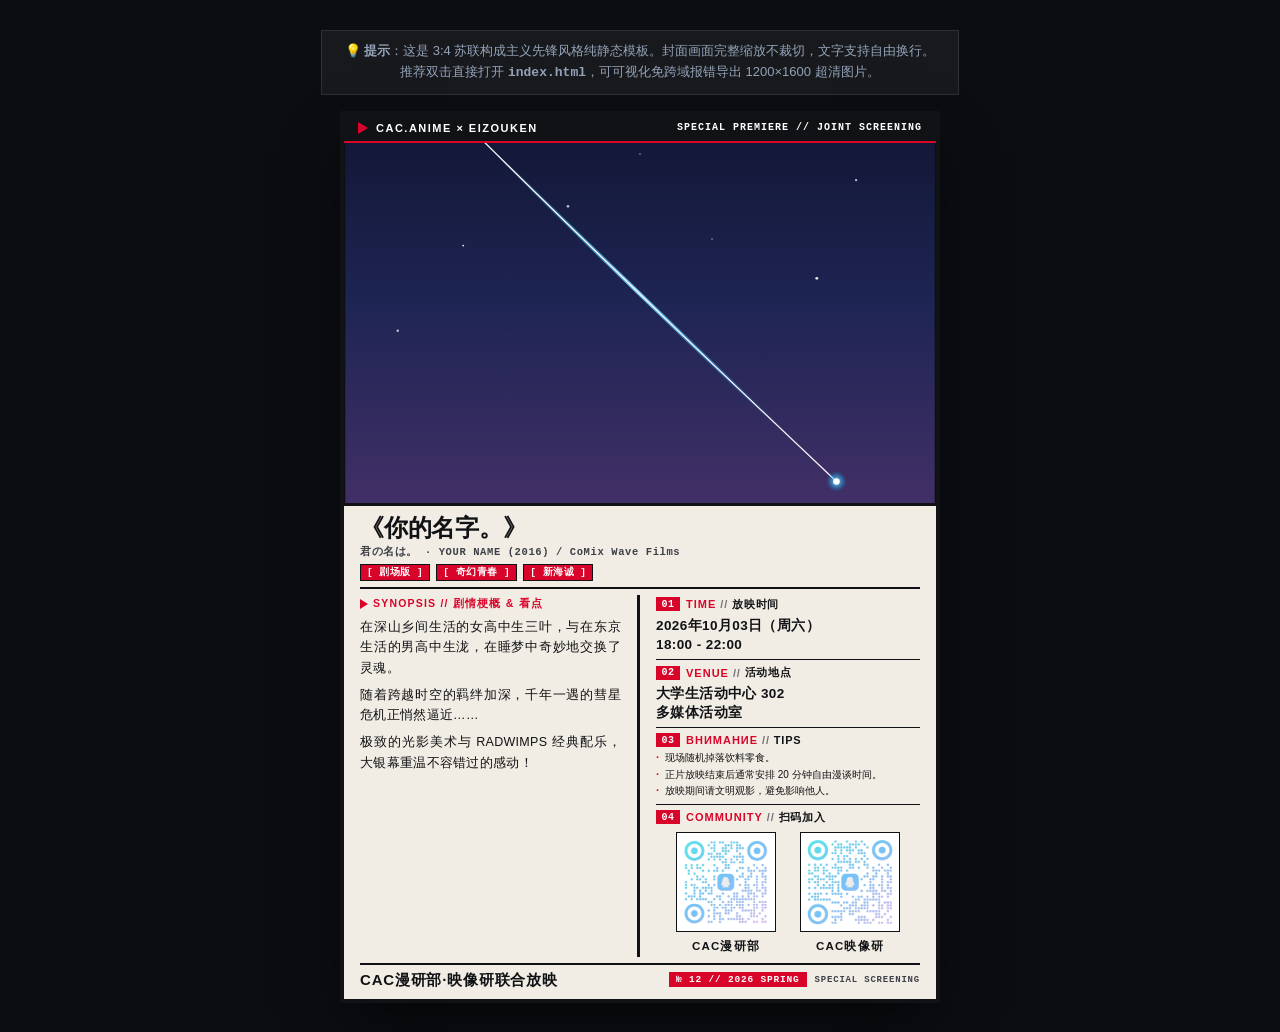
<file: template-pure.html>
<!DOCTYPE html>
<html lang="zh-CN">
<head>
  <meta charset="UTF-8">
  <meta name="viewport" content="width=device-width, initial-scale=1.0">
  <title>CAC漫研部 · 映像研联合放映 · 苏联构成主义海报模板 (3:4 静态版)</title>
  <link rel="stylesheet" href="assets/css/poster.css">
  <style>
    body {
      margin: 0;
      padding: 30px 10px;
      background-color: #0b0d11;
      display: flex;
      flex-direction: column;
      align-items: center;
      gap: 16px;
      font-family: sans-serif;
    }
    .print-tip {
      color: #94a3b8;
      font-size: 13px;
      background: rgba(255, 255, 255, 0.05);
      padding: 10px 18px;
      border: 1px solid rgba(255, 255, 255, 0.1);
      max-width: 600px;
      text-align: center;
      line-height: 1.6;
    }
    .print-tip kbd {
      background: #334155;
      padding: 2px 6px;
      border-radius: 4px;
      color: #f1f5f9;
    }
    @media print {
      body { padding: 0; background: transparent; }
      .print-tip { display: none; }
      .poster-container { box-shadow: none; }
    }
  </style>
</head>
<body>

  <div class="print-tip">
    💡 <strong>提示</strong>：这是 3:4 苏联构成主义先锋风格纯静态模板。封面画面完整缩放不裁切，文字支持自由换行。推荐双击直接打开 <strong><code>index.html</code></strong>，可可视化免跨域报错导出 1200×1600 超清图片。
  </div>

  <!-- 海报根节点 (标准海报画框，宽 600px) -->
  <div class="poster-container" id="posterFrame">
    <div class="poster-ambient-mask"></div>

    <!-- 1. 顶部苏联前卫红黑横幅 -->
    <div class="soviet-header-strip">
      <div class="soviet-header-left">
        <span class="soviet-red-wedge"></span>
        <span>CAC.ANIME × EIZOUKEN</span>
      </div>
      <div class="soviet-header-right">
        <span>SPECIAL PREMIERE // JOINT SCREENING</span>
      </div>
    </div>

    <!-- 2. 封面展示区 (彻底无裁切！完整原比例缩放自适应展示) -->
    <div class="soviet-hero-stage">
      <img class="soviet-cover-img" src="assets/images/sample-cover.svg" alt="动画封面">
    </div>

    <!-- 3. 下部内容主板 -->
    <div class="soviet-content-board">

      <!-- 顶端：主标题区 (大标题独占首行，副标题独占次行，标签独占独立行) -->
      <header class="soviet-hero-header">
        <h1 class="soviet-main-title">《你的名字。》</h1>
        <div class="soviet-sub-title">君の名は。 · YOUR NAME (2016) / CoMix Wave Films</div>
        <div class="soviet-tag-row">
          <div class="soviet-tag-inline">
            <span class="soviet-tag-stamp">[ 剧场版 ]</span>
            <span class="soviet-tag-stamp">[ 奇幻青春 ]</span>
            <span class="soviet-tag-stamp">[ 新海诚 ]</span>
          </div>
        </div>
      </header>

      <!-- 双栏主体网格：左栏 简介 & 看点 / 右栏 4大统一格式栏目 (中缝立柱分割) -->
      <div class="soviet-main-grid">

        <!-- 左栏：作品简介与看点 (开放通透，纯净阅读流，段间距舒展饱满) -->
        <div class="soviet-col-content">
          <section class="soviet-synopsis-panel">
            <div class="soviet-panel-head">
              <span class="soviet-red-wedge" style="border-left-width: 8px; border-top-width: 5px; border-bottom-width: 5px;"></span>
              <span>SYNOPSIS // 剧情梗概 & 看点</span>
            </div>
            <div class="soviet-synopsis-body">
              <p class="soviet-synopsis-para">在深山乡间生活的女高中生三叶，与在东京生活的男高中生泷，在睡梦中奇妙地交换了灵魂。</p>
              <p class="soviet-synopsis-para">随着跨越时空的羁绊加深，千年一遇的彗星危机正悄然逼近……</p>
              <p class="soviet-synopsis-para">极致的光影美术与 RADWIMPS 经典配乐，大银幕重温不容错过的感动！</p>
            </div>
          </section>
        </div>

        <!-- 右栏：四大统一格式栏目 (时间、地点、注意事项、二维码) -->
        <div class="soviet-col-info">

          <!-- 栏目 01：放映时间 (上下空隙加宽，舒展大气) -->
          <section class="soviet-info-card card-time">
            <div class="soviet-card-header">
              <span class="soviet-card-num">01</span>
              <span class="soviet-card-label">
                <span class="en-tag">TIME</span><span class="sep-slash">//</span><span class="zh-tag">放映时间</span>
              </span>
            </div>
            <div class="soviet-card-body">
              <div class="soviet-schedule-text">2026年10月03日（周六）
18:00 - 22:00</div>
            </div>
          </section>

          <!-- 栏目 02：放映场地 (上下空隙加宽，舒展大气) -->
          <section class="soviet-info-card card-venue">
            <div class="soviet-card-header">
              <span class="soviet-card-num">02</span>
              <span class="soviet-card-label">
                <span class="en-tag">VENUE</span><span class="sep-slash">//</span><span class="zh-tag">活动地点</span>
              </span>
            </div>
            <div class="soviet-card-body">
              <div class="soviet-venue-text">大学生活动中心 302
多媒体活动室</div>
            </div>
          </section>

          <!-- 栏目 03：注意事项 (ВНИМАНИЕ // Tips) -->
          <section class="soviet-info-card card-tips">
            <div class="soviet-card-header">
              <span class="soviet-card-num">03</span>
              <span class="soviet-card-label">
                <span class="en-tag">ВНИМАНИЕ</span><span class="sep-slash">//</span><span class="zh-tag">Tips</span>
              </span>
            </div>
            <div class="soviet-card-body">
              <ul class="soviet-ps-list">
                <li>现场随机掉落饮料零食。</li>
                <li>正片放映结束后通常安排 20 分钟自由漫谈时间。</li>
                <li>放映期间请文明观影，避免影响他人。</li>
              </ul>
            </div>
          </section>

          <!-- 栏目 04：社群二维码 (qr-card 弹性吸收垂直空间) -->
          <section class="soviet-info-card qr-card">
            <div class="soviet-card-header">
              <span class="soviet-card-num">04</span>
              <span class="soviet-card-label">
                <span class="en-tag">COMMUNITY</span><span class="sep-slash">//</span><span class="zh-tag">扫码加入</span>
              </span>
            </div>
            <div class="soviet-card-body">
              <div class="soviet-qr-group">
                <div class="soviet-qr-item">
                  <div class="soviet-qr-frame">
                    <img class="soviet-qr-img" src="assets/images/CAC漫研部.png" alt="CAC漫研部">
                  </div>
                  <span class="soviet-qr-label">CAC漫研部</span>
                </div>
                <div class="soviet-qr-item">
                  <div class="soviet-qr-frame">
                    <img class="soviet-qr-img" src="assets/images/CAC映像研.png" alt="CAC映像研">
                  </div>
                  <span class="soviet-qr-label">CAC映像研</span>
                </div>
              </div>
            </div>
          </section>

        </div>
      </div>

      <!-- 底部：全宽联合放映品牌横栏 (大号字标 + 届数编号) -->
      <footer class="soviet-footer-bar">
        <div class="soviet-footer-brand">
          <div class="soviet-brand-title">CAC漫研部·映像研联合放映</div>
        </div>
        <div class="soviet-brand-meta">
          <span class="soviet-session-badge">№ 12 // 2026 SPRING</span>
          <span class="soviet-brand-sub">SPECIAL SCREENING</span>
        </div>
      </footer>

    </div>
  </div>

</body>
</html>
</file>
<file: assets/css/poster.css>
/* ============================================================
   CAC漫研部 · 映像研联合放映 · 苏联构成主义 (Soviet Constructivism) 核心样式表
   画幅比例：自由自适应全长长海报 (基准宽 600px，高度随封面原画与内容自适应延伸，2x 导出即为 1200px 超清海报)
   设计灵感：罗德琴科 (Rodchenko)、斯坚伯格兄弟 (Stenberg Brothers) 苏联先锋电影宣传画
   特点：粗犷建筑几何、红黑米白高张力对比、摄影全宽不裁切展示、标语式大字排版
   ============================================================ */

:root {
  /* 基础尺寸 */
  --poster-w: 600px;
  --poster-h: 800px;

  /* 主题 1：苏维埃赤黑先锋 (Soviet Constructivist Red & Black - 经典红黑白) */
  --soviet-bg: #f2ede4;                /* 做旧报纸米黄底 */
  --soviet-red: #d90429;               /* 苏维埃赤红 */
  --soviet-black: #111215;             /* 浓重墨黑 */
  --soviet-paper: #ffffff;             /* 纯白 */
  --soviet-border: #111215;            /* 纯黑硬轮廓 */
  --soviet-text: #111215;
  --soviet-text-rev: #ffffff;
  --soviet-sub: #3d4048;
  --soviet-font-display: "Impact", "Arial Black", "PingFang SC", "Microsoft YaHei", sans-serif;
  --soviet-font-mono: "JetBrains Mono", "SF Mono", Consolas, monospace;
}

/* 主题 2：斯坚伯格电影黑金 (Stenberg Cinema Black - 影展黑底质感) */
.theme-stenberg-black {
  --soviet-bg: #111215;
  --soviet-red: #e63946;
  --soviet-black: #1c1e24;
  --soviet-paper: #f8f9fa;
  --soviet-border: #e63946;
  --soviet-text: #f8f9fa;
  --soviet-text-rev: #111215;
  --soviet-sub: #cbd5e1;
}

/* 主题 3：先锋革命赤红 (Revolutionary Red Ground - 大色块赤红底) */
.theme-red-avantgarde {
  --soviet-bg: #d90429;
  --soviet-red: #111215;
  --soviet-black: #ffffff;
  --soviet-paper: #111215;
  --soviet-border: #111215;
  --soviet-text: #ffffff;
  --soviet-text-rev: #111215;
  --soviet-sub: #fce7e7;
}

/* 主题 4：构成主义工业黄黑 (Constructivist Ochre - 工业机械黑黄) */
.theme-industrial-ochre {
  --soviet-bg: #141518;
  --soviet-red: #f59e0b;
  --soviet-black: #202228;
  --soviet-paper: #fef3c7;
  --soviet-border: #f59e0b;
  --soviet-text: #fef3c7;
  --soviet-text-rev: #141518;
  --soviet-sub: #cbd5e1;
}

/* 海报画框根容器 (默认自由自适应长海报：宽度 600px，高度纵向自由延伸，绝不截断底边与二维码) */
.poster-container {
  width: var(--poster-w);
  min-height: var(--poster-h);
  height: auto !important;
  position: relative;
  overflow: visible !important;
  box-sizing: border-box;
  background-color: var(--soviet-bg);
  color: var(--soviet-text);
  font-family: -apple-system, BlinkMacSystemFont, "Segoe UI", "PingFang SC", "Microsoft YaHei", sans-serif;
  box-shadow: 0 25px 60px -15px rgba(0, 0, 0, 0.7);
  user-select: none;
  display: flex;
  flex-direction: column;
  border: 4px solid var(--soviet-border);
}

/* 固定画框模式支持 (标准 3:4 比例，宽 600px × 高 800px) */
.poster-container.ratio-3-4 {
  height: 800px !important;
  max-height: 800px !important;
  overflow: hidden !important;
}
.poster-container.ratio-3-4 .soviet-hero-stage {
  height: 290px !important;
  display: flex !important;
  align-items: center !important;
  justify-content: center !important;
  background: #0d0f12 !important;
}
.poster-container.ratio-3-4 .soviet-cover-img {
  width: 100% !important;
  height: 100% !important;
  object-fit: contain !important;
}
.poster-container.ratio-3-4 .soviet-content-board {
  padding: 8px 16px 8px 16px !important;
  gap: 6px !important;
}

.poster-container.ratio-9-16 {
  height: 1066px !important;
  max-height: 1066px !important;
  overflow: hidden !important;
}
.poster-container.ratio-9-16 .soviet-hero-stage {
  height: 480px !important;
  display: flex !important;
  align-items: center !important;
  justify-content: center !important;
  background: #0d0f12 !important;
}
.poster-container.ratio-9-16 .soviet-cover-img {
  width: 100% !important;
  height: 100% !important;
  object-fit: contain !important;
  box-shadow: 0 0 0 1.5px var(--soviet-border), 0 4px 16px rgba(0, 0, 0, 0.5);
}

/* 构成主义背景：报纸版画质感颗粒与斜向几何构图 */
.poster-ambient-mask {
  position: absolute;
  inset: 0;
  pointer-events: none;
  background-image:
    radial-gradient(var(--soviet-border) 1px, transparent 0),
    linear-gradient(135deg, rgba(217, 4, 41, 0.03) 0%, transparent 40%),
    linear-gradient(315deg, rgba(0, 0, 0, 0.05) 0%, transparent 50%);
  background-size: 8px 8px, 100% 100%, 100% 100%;
  opacity: 0.85;
  z-index: 1;
}

/* ================= 1. 顶部苏联前卫红黑横幅 (Soviet Header Strip) ================= */
.soviet-header-strip {
  position: relative;
  height: 28px;
  background-color: var(--soviet-black);
  color: #ffffff;
  display: flex;
  align-items: center;
  justify-content: space-between;
  padding: 0 14px;
  box-sizing: border-box;
  border-bottom: 2.5px solid var(--soviet-red);
  z-index: 10;
  flex-shrink: 0;
}

.soviet-header-left {
  display: flex;
  align-items: center;
  gap: 8px;
  font-family: var(--soviet-font-display);
  font-size: 11px;
  font-weight: 900;
  letter-spacing: 1.5px;
}

.soviet-red-wedge {
  width: 0;
  height: 0;
  border-top: 6px solid transparent;
  border-bottom: 6px solid transparent;
  border-left: 10px solid var(--soviet-red);
  display: inline-block;
}

.soviet-header-right {
  font-family: var(--soviet-font-mono);
  font-size: 10px;
  font-weight: 700;
  color: #ffffff;
  letter-spacing: 1px;
}

/* ================= 2. 封面展示区 (平衡高度控制，避免海报拉长至 1200px+ 极度失调) ================= */
.soviet-hero-stage {
  position: relative;
  width: 100%;
  height: 360px;
  background: #0d0f12;
  border-bottom: 3.5px solid var(--soviet-border);
  display: flex;
  align-items: center;
  justify-content: center;
  overflow: hidden;
  flex-shrink: 0;
  z-index: 5;
}

.soviet-cover-img {
  width: 100%;
  height: 100%;
  display: block;
  object-fit: cover;
  object-position: center 25%;
}

/* 移除遮挡在封面图上的装饰标签，确保原画 100% 纯净展示 */
.soviet-corner-badge,
.soviet-corner-flag {
  display: none !important;
}

/* ================= 3. 下部内容板 (Content Area) ================= */
/* 整体上下缩短，结构紧凑利落 */
.soviet-content-board {
  position: relative;
  z-index: 10;
  display: flex;
  flex-direction: column;
  gap: 6px;
  padding: 8px 16px 8px 16px;
  box-sizing: border-box;
  background: var(--soviet-bg);
  flex: none;
}

/* ================= 4. 顶端作品大标题区 (大标题独占首行，副标题独占次行，标签独占独立行) ================= */
.soviet-hero-header {
  display: flex;
  flex-direction: column;
  gap: 4px;
  padding-bottom: 6px;
  border-bottom: 2px solid var(--soviet-border);
  position: relative;
}

/* 主标题：独立独占整行，气势磅礴，绝无标签挤压错位 */
.soviet-main-title {
  margin: 0;
  font-size: 24px;
  font-weight: 900;
  line-height: 1.15;
  letter-spacing: -0.2px;
  color: var(--soviet-text);
  white-space: pre-line;
  word-break: break-word;
  font-family: -apple-system, BlinkMacSystemFont, "Segoe UI", "PingFang SC", "Microsoft YaHei", sans-serif;
}

/* 次行：原作副标题 / 监督 / 年份 */
.soviet-sub-title {
  font-family: var(--soviet-font-mono);
  font-size: 10.5px;
  font-weight: 700;
  color: var(--soviet-sub);
  letter-spacing: 0.6px;
  line-height: 1.35;
  white-space: pre-line;
  word-break: break-word;
}

/* 兼容副标题+标签包装器，纵向排列实现独立空行 */
.soviet-title-subrow {
  display: flex;
  flex-direction: column;
  gap: 4px;
}

/* 独立标签行 (给tag单独分配一个完整行，清爽大气) */
.soviet-tag-row {
  display: flex;
  align-items: center;
  margin-top: 1px;
}

/* 标签样式 (印章风格) */
.soviet-tag-inline {
  display: inline-flex;
  gap: 6px;
  flex-wrap: wrap;
  align-items: center;
}

.soviet-tag-stamp {
  padding: 1.5px 6px;
  background: var(--soviet-red);
  color: #ffffff;
  font-size: 9.5px;
  font-weight: 800;
  letter-spacing: 0.5px;
  font-family: var(--soviet-font-mono);
  border: 1px solid var(--soviet-border);
  line-height: 1.2;
}

/* ================= 5. 下部双栏主体网格 (中缝立柱分割，左右平衡严整) ================= */
.soviet-main-grid {
  display: grid;
  grid-template-columns: 1fr 1fr;
  column-gap: 0; /* 采用明确的中缝竖线彻底划分 */
  align-items: stretch;
}

/* ----- 左栏：作品简介区 (纯净人文排版，字型舒展饱满，段落间距适中) ----- */
.soviet-col-content {
  display: flex;
  flex-direction: column;
  gap: 6px;
  padding-right: 16px;
  border-right: 3px solid var(--soviet-border); /* 垂直中缝实线加粗至 3px，分界严整 */
  justify-content: flex-start;
  height: 100%;
}

.soviet-synopsis-panel {
  border: none;
  background: transparent;
  padding: 2px 0 0 0;
  display: flex;
  flex-direction: column;
  box-sizing: border-box;
}

.soviet-panel-head {
  font-family: var(--soviet-font-display);
  font-size: 10.5px;
  font-weight: 900;
  color: var(--soviet-red);
  letter-spacing: 1.2px;
  margin-bottom: 6px;
  display: flex;
  align-items: center;
  gap: 5px;
  text-transform: uppercase;
  border-bottom: none;
  padding-bottom: 0;
}

.soviet-synopsis-body {
  display: flex;
  flex-direction: column;
}

.soviet-synopsis-text {
  font-size: 12.5px;
  line-height: 1.65;
  color: var(--soviet-text);
  margin: 0;
  white-space: pre-line;
  word-break: break-word;
  text-align: justify;
  letter-spacing: 0.3px;
}

.soviet-synopsis-para {
  font-size: 12.5px;
  line-height: 1.65;
  color: var(--soviet-text);
  margin: 0 0 6px 0;
  white-space: pre-line;
  word-break: break-word;
  text-align: justify;
  letter-spacing: 0.3px;
}

.soviet-synopsis-para:last-child {
  margin-bottom: 0;
}

/* 多部作品连映时的左栏卡片 (开放式带左侧红线标引) */
.soviet-multi-card {
  border: none;
  border-left: 4px solid var(--soviet-red);
  background: rgba(0, 0, 0, 0.025);
  padding: 8px 10px;
  display: flex;
  flex-direction: column;
  gap: 4px;
  margin-bottom: 6px;
}

.theme-stenberg-black .soviet-multi-card,
.theme-industrial-ochre .soviet-multi-card {
  background: rgba(255, 255, 255, 0.03);
}

.soviet-multi-card:last-child {
  margin-bottom: 0;
}

.soviet-multi-title-row {
  display: flex;
  align-items: center;
  justify-content: space-between;
  gap: 4px;
}

.soviet-multi-badge {
  font-family: var(--soviet-font-mono);
  font-size: 9.5px;
  font-weight: 900;
  background: var(--soviet-red);
  color: #fff;
  padding: 1.5px 5px;
}

.soviet-multi-name {
  font-size: 13px;
  font-weight: 900;
  color: var(--soviet-text);
  white-space: pre-line;
}

.soviet-multi-sub {
  font-family: var(--soviet-font-mono);
  font-size: 9.5px;
  color: var(--soviet-sub);
}

.soviet-multi-desc {
  font-size: 11.5px;
  line-height: 1.5;
  color: var(--soviet-text);
  margin: 0;
  white-space: pre-line;
}

/* ----- 右栏：四大统一格式栏目 (规整自成体系，赤黑先锋韵律) ----- */
.soviet-col-info {
  display: flex;
  flex-direction: column;
  justify-content: flex-start;
  height: 100%;
  padding-left: 16px; /* 离开中缝竖线 */
}

/* 统一格式的信息栏目：各栏目间用干净的细线隔开 */
.soviet-info-card {
  border: none;
  background: transparent;
  display: flex;
  flex-direction: column;
  border-top: 1px solid var(--soviet-border);
}

.soviet-info-card:first-child {
  border-top: none;
  padding-top: 0;
}

.soviet-info-card:last-child {
  padding-bottom: 0;
}

/* 各栏目上下间距均衡舒展，舒适呼吸不拥挤 */
.soviet-info-card.card-time {
  padding-top: 2px;
  padding-bottom: 5px;
}

.soviet-info-card.card-venue {
  padding-top: 5px;
  padding-bottom: 5px;
}

/* 统一格式的栏目标题 */
.soviet-card-header {
  background: transparent;
  color: var(--soviet-text);
  padding: 0;
  margin-bottom: 4px;
  display: flex;
  align-items: center;
  gap: 6px;
  border-bottom: none;
}

/* 序号方块：赤红先锋印章色 */
.soviet-card-num {
  font-family: var(--soviet-font-mono);
  font-size: 10px;
  font-weight: 800;
  background: var(--soviet-red);
  color: #ffffff;
  padding: 1.5px 5.5px;
  line-height: 1.1;
  display: inline-block;
  letter-spacing: 0.5px;
}

.soviet-card-label {
  font-family: var(--soviet-font-display);
  font-size: 11px;
  font-weight: 700;
  letter-spacing: 0.8px;
  text-transform: uppercase;
  color: var(--soviet-text);
  flex: 1;
  display: flex;
  align-items: center;
  gap: 4px;
}

.soviet-card-label .en-tag {
  color: var(--soviet-red);
  font-family: var(--soviet-font-display);
  letter-spacing: 1px;
  font-weight: 700;
}

.soviet-card-label .sep-slash {
  color: var(--soviet-sub);
  opacity: 0.7;
  font-weight: 600;
}

.soviet-card-label .zh-tag {
  color: var(--soviet-text);
  font-weight: 700;
}

/* 栏目内容主体 */
.soviet-card-body {
  padding: 0;
  box-sizing: border-box;
  border: none;
}

/* 栏目 01 & 02：时间与场地文字 (加大加粗至 13.5px / 字重 900，硬朗醒目，填满版面) */
.soviet-schedule-text,
.soviet-venue-text {
  font-size: 13.5px;
  font-weight: 900;
  line-height: 1.42;
  letter-spacing: 0.4px;
  color: var(--soviet-text);
  white-space: pre-line;
  word-break: break-word;
  margin: 0;
}

/* 栏目 03：注意事项 (TIPS，条目紧凑利落，排版通透清爽) */
.soviet-info-card.card-tips {
  padding-top: 5px;
  padding-bottom: 5px;
}

.soviet-ps-list {
  margin: 0;
  padding: 0;
  list-style: none;
  font-size: 10px;
  font-weight: 400;
  line-height: 1.45;
  color: var(--soviet-text);
}

.soviet-ps-list li {
  position: relative;
  padding-left: 9px;
  margin-bottom: 2px;
  line-height: 1.45;
}

.soviet-ps-list li:last-child {
  margin-bottom: 0;
}

.soviet-ps-list li::before {
  content: "·";
  position: absolute;
  left: 0;
  top: -1px;
  color: var(--soviet-red);
  font-weight: 700;
  font-size: 11px;
}

/* 栏目 04：二维码 (加大至 100px 居中排列，横向占满右栏 80%，饱满大气) */
.soviet-info-card.qr-card {
  padding-top: 5px;
  padding-bottom: 2px;
}

.soviet-qr-group {
  width: 100%;
  display: flex;
  align-items: center;
  justify-content: center;
  gap: 24px;
  padding: 3px 0 1px 0;
}

.soviet-qr-item {
  display: flex;
  flex-direction: column;
  align-items: center;
  gap: 3px;
}

/* 二维码画框：加大至 100px，横向占满右栏 80%，极佳扫码识别率 */
.soviet-qr-frame {
  width: 100px;
  height: 100px;
  background: #ffffff;
  border: 1.5px solid var(--soviet-border);
  padding: 3px;
  box-sizing: border-box;
}

.soviet-qr-img {
  width: 100%;
  height: 100%;
  display: block;
  object-fit: contain;
}

/* 二维码标签：纯色先锋展示体 (Impact/先锋黑体)，深黑/主题色纯净醒目，无框无底色 */
.soviet-qr-label {
  font-family: var(--soviet-font-display);
  font-size: 11.5px;
  font-weight: 900;
  letter-spacing: 1.2px;
  text-transform: uppercase;
  background: transparent;
  color: var(--soviet-text);
  padding: 0;
  white-space: nowrap;
  text-align: center;
  border: none;
  margin-top: 4px;
  display: inline-block;
  line-height: 1.3;
}

.theme-stenberg-black .soviet-qr-label {
  background: transparent;
  color: var(--soviet-text);
  border: none;
}

.theme-industrial-ochre .soviet-qr-label {
  background: transparent;
  color: var(--soviet-text);
  border: none;
}

/* ================= 6. 构成主义底栏：联合放映全宽字标 ================= */
.soviet-footer-bar {
  display: flex;
  align-items: center;
  justify-content: space-between;
  padding-top: 6px;
  padding-bottom: 2px;
  border-top: 2.5px solid var(--soviet-border);
  gap: 10px;
  flex-shrink: 0;
}

.soviet-footer-brand {
  display: flex;
  align-items: baseline;
  gap: 6px;
}

.soviet-brand-title {
  font-size: 15px;
  font-weight: 900;
  letter-spacing: 0.8px;
  color: var(--soviet-text);
  white-space: pre-line;
  line-height: 1.2;
}

.soviet-brand-meta {
  display: flex;
  align-items: center;
  gap: 8px;
}

.soviet-session-badge {
  font-family: var(--soviet-font-mono);
  background: var(--soviet-red);
  color: #ffffff;
  font-size: 9.5px;
  font-weight: 900;
  padding: 2px 7px;
  letter-spacing: 0.8px;
}

.soviet-brand-sub {
  font-family: var(--soviet-font-mono);
  font-size: 9px;
  font-weight: 800;
  color: var(--soviet-sub);
  letter-spacing: 0.8px;
}
</file>
